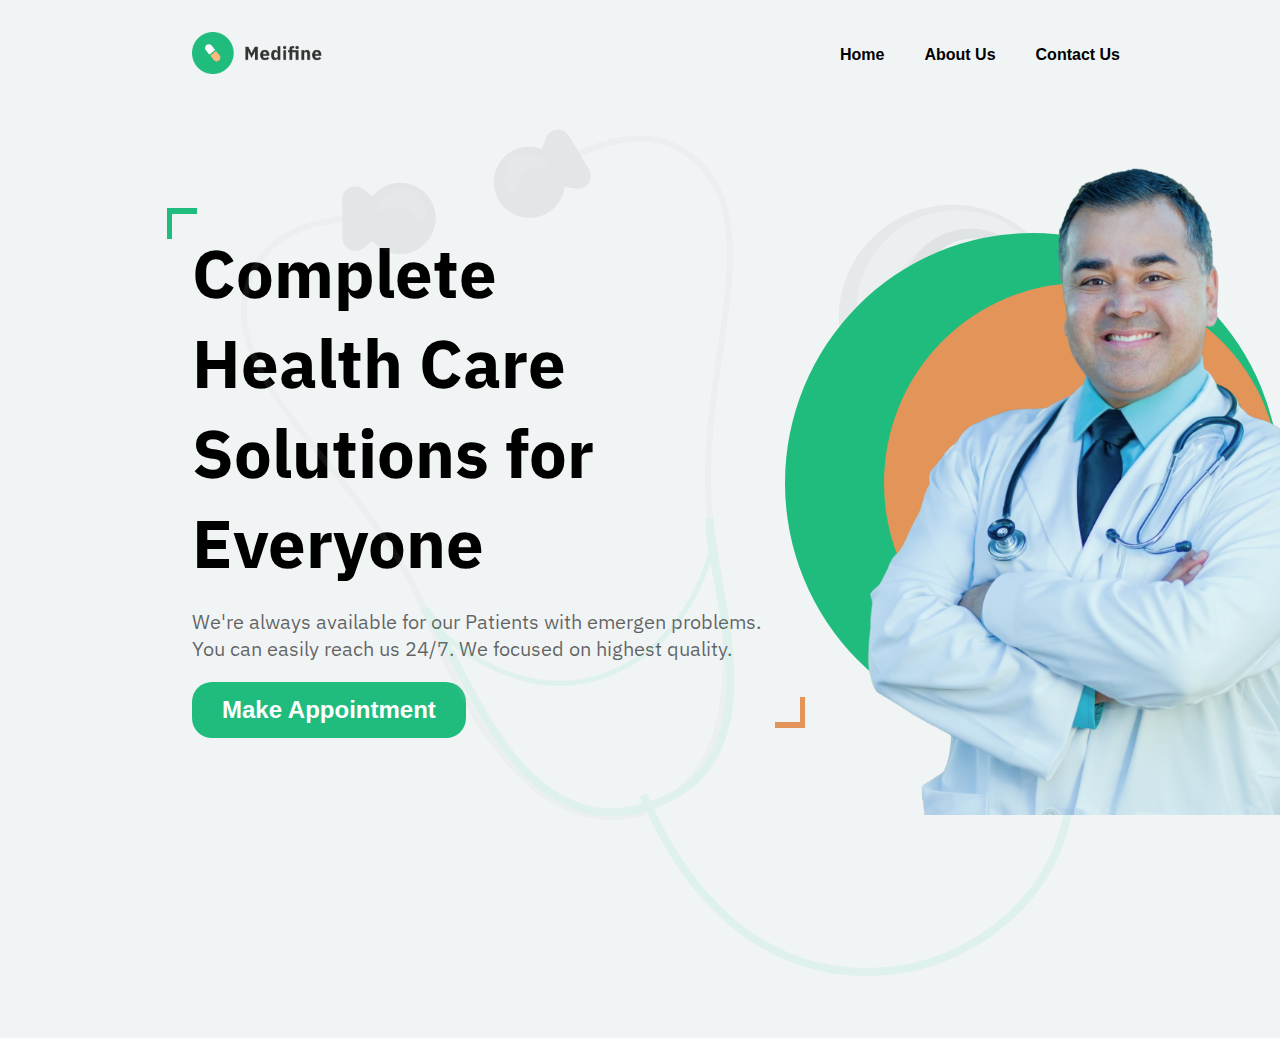
<file: index.html>
<!DOCTYPE html>
<html lang="en">
<head>
	<meta charset="UTF-8">
	<meta http-equiv="X-UA-Compatible" content="IE=edge">
	<meta name="viewport" content="width=device-width, initial-scale=1.0">
	<link rel="stylesheet" href="index.css">
	<link rel="preconnect" href="https://fonts.googleapis.com">
	<link rel="preconnect" href="https://fonts.googleapis.com">
<link rel="preconnect" href="https://fonts.gstatic.com" crossorigin>
<link href="https://fonts.googleapis.com/css2?family=IBM+Plex+Sans:wght@300;400;500;600;700&display=swap" rel="stylesheet">

</head>
<body>
	<header class="header">
		<div class="logo-wrapper">
			<img src="./assets/logo.png" alt="logo" class="logo" />
		</div>
		<nav class="navbar">
			<a href="#" class="navlink">Home</a>
			<a href="./About_Section/about.html" class="navlink">About Us</a>
			<a href="./Contact_Section/contact.html" class="navlink">Contact Us</a>
		</nav>
	</header>
	<main class="main-section">
		<section class="left-main-section">
			<h1>Complete Health Care Solutions for Everyone</h1>
			<p>We're always available for our Patients with emergen problems. You can easily reach us 24/7. We focused on highest quality.</p>
			<button class="btn--large">Make Appointment</button>
			<div class="stethoscope-wrapper">
			<img src="./assets/stethoscope.png" alt="stethoscope" />
		</div>
		</section>
		<section class="right-main-section">
			<div class="green"></div>
			<div class="orange"></div>
			<div class="doctor-wrapper">
			<img src="./assets/doctor.png" alt="doctor"/>
		</div>
		</section>
	</main>
</body>
</html>
</file>
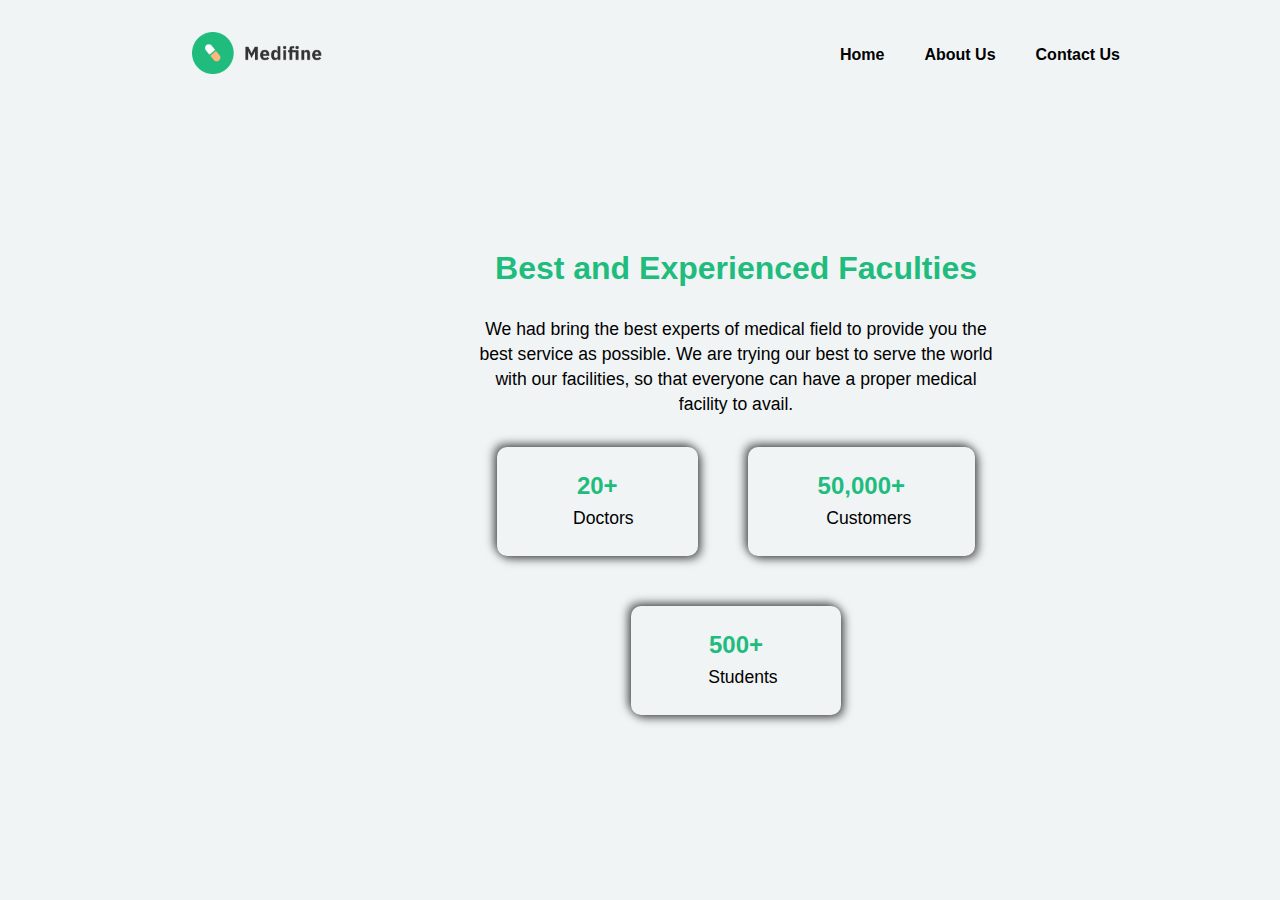
<file: About_Section/about.html>
<!DOCTYPE html>
<html lang="en">
  <head>
    <meta charset="UTF-8" />
    <meta http-equiv="X-UA-Compatible" content="IE=edge" />
    <meta name="viewport" content="width=device-width, initial-scale=1.0" />
    <title>Doctor</title>
    <link rel="stylesheet" href="../index.css" />
    <link rel="stylesheet" href="./about.css" />
  </head>
  <body>
    <header class="header">
      <div class="logo-wrapper">
        <img src="../assets/logo.png" alt="logo" class="logo" />
      </div>
      <nav class="navbar">
        <a href="../index.html" class="navlink">Home</a>
        <a href="./about.html" class="navlink">About Us</a>
        <a href="../Contact_Section/contact.html" class="navlink">Contact Us</a>
      </nav>
    </header>
    <section class="about-us">
      <h1>Best and Experienced Faculties</h1>
      <p>
        We had bring the best experts of medical field to provide you the best
        service as possible. We are trying our best to serve the world with our
        facilities, so that everyone can have a proper medical facility to
        avail.
      </p>

      <div class="details-container">
        <div class="details-wrapper">
          <div class="details">
            <h2>20+</h2>
            <p>Doctors</p>
          </div>
          <div class="details">
            <h2>50,000+</h2>
            <p>Customers</p>
          </div>
          <div class="details">
            <h2>500+</h2>
            <p>Students</p>
          </div>
        </div>
      </div>
    </section>
  </body>
</html>
</file>
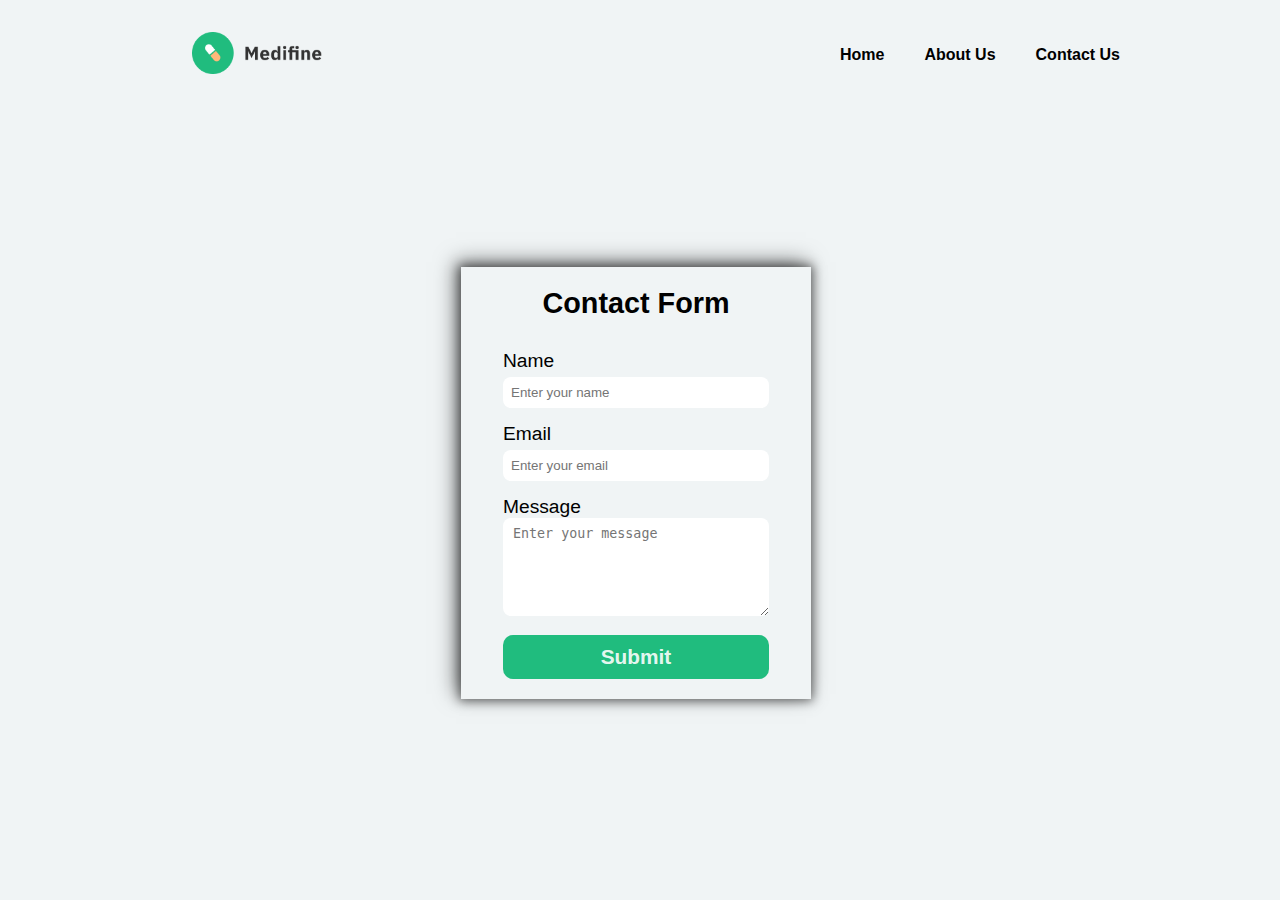
<file: Contact_Section/contact.html>
<!DOCTYPE html>
<html lang="en">
  <head>
    <meta charset="UTF-8" />
    <meta http-equiv="X-UA-Compatible" content="IE=edge" />
    <meta name="viewport" content="width=device-width, initial-scale=1.0" />
    <title>Doctor</title>
    <link rel="stylesheet" href="../index.css" />
    <link rel="stylesheet" href="./contact.css" />
  </head>
  <body>
    <header class="header">
      <div class="logo-wrapper">
        <img src="../assets/logo.png" alt="logo" class="logo" />
      </div>
      <nav class="navbar">
        <a href="../index.html" class="navlink">Home</a>
        <a href="../About_Section/about.html" class="navlink">About Us</a>
        <a href="./contact.html" class="navlink">Contact Us</a>
      </nav>
    </header>
    <section class="contact-container">
      <div class="contact-wrapper">
        <h1>Contact Form</h1>
        <form>
          <div>
            <label>Name</label><br />
            <input type="text" placeholder="Enter your name" />
          </div>
          <div>
            <label>Email</label><br />
            <input type="email" placeholder="Enter your email" />
          </div>
          <div>
            <label>Message</label><br />
            <textarea
              placeholder="Enter your message"
              rows="6"
              cols="30"
            ></textarea>
          </div>
          <div class="btn--submit">
            <button>Submit</button>
          </div>
        </form>
      </div>
    </section>
  </body>
</html>
</file>
<file: index.css>
*{
	box-sizing: border-box;
	margin : 0;
	padding : 0;
}

body{
	padding : 32px 0 0 15vw;
	font-family: 'IBM Plex Sans', sans-serif;
	background-color: #f0f4f5;
	overflow : hidden;
}

.header{
	display: flex;
	justify-content: space-between;
}

.logo-wrapper{
	width : 130px;
}

.logo{
	width : 100%;
}

.navbar{
	display: flex;
	justify-content: center;
	align-items: center;
	gap : 40px;
	margin-right : 160px;
}

.navlink{
	text-decoration: none;
	color : rgba(0,0,0,1);
	font-weight: 600;
	font-family: 'Poppins', sans-serif;
}

.main-section{
	min-height : 500px;
	height : 90vh;
	display: flex;
	justify-content: space-between;
	align-items: center;
}

.left-main-section{
	width : 55%;
	position : relative;
}

.left-main-section h1{
	font-size: 4.2rem;
	line-height: 90px;
	padding-right : 100px;
	position : relative;
}

.left-main-section h1::before{
	content : '';
	width : 25px;
	height : 25px;
	position : absolute;
	top : -20px;
	left : -25px;
	border-left : 5px solid #20bc7e;
	border-top  : 6px solid #20bc7e;
}

.left-main-section h1::after{
	content : '';
	width : 25px;
	height : 25px;
	position : absolute;
	bottom : -140px;
	right : -20px;
	border-right : 5px solid #e39458;
	border-bottom  : 6px solid #e39458;
}

.left-main-section p{
	font-size: 1.25rem;
	color : rgba(0,0,0,0.6);
	margin : 20px 0;
}

.btn--large{
	padding : 14px 30px;
	font-size: 1.5rem;
	border-radius: 20px;
	font-weight: 600;
	color : white;
	background-color: #20bc7e;
	border : none;
}

.stethoscope-wrapper{
	position : absolute;
	top : -150px;
}

.right-main-section{
	position : relative;
	width : 500px;
	height : 500px;
	display: flex;
	justify-content: center;
	align-items: center;
}

.green{
	width : 100%;
	height : 100%;
	background-color: #20bc7e;
	position : absolute;
	top : 0;
	left : 0;
	border-radius: 50%;
}

.orange{
	width : 80%;
	height : 80%;
	background-color: #e39458;
	position : absolute;
	border-radius: 50%;
	right : 0;
}

img[alt="doctor"]{
	position : absolute;
	width : 100%;
	left : 50px;
	top : -100px;
}
</file>
<file: About_Section/about.css>
.about-us{
	display: flex;
	flex-direction: column;
	justify-content: center;
	align-items: center;
	gap : 30px;
	height : 90vh;
	width : 60%;
	margin : auto;
	overflow: auto;
}

.about-us p{
	width : 80%;
	text-align: center;
	font-size: 1.1rem;
	line-height: 25px;
}

.about-us h1{
	color : #20bc7e;
	font-size: 2rem;
	font-weight: 700;
}

.details{
	display: flex;
	justify-content: center;
	align-items: center;
}

.details-wrapper{
	display: flex;
	justify-content: center;
	align-items: center;
	flex-wrap: wrap;
	gap : 50px;
}

.details{
	padding : 25px 70px;
	border-radius: 10px;
	background-color: rgba(256, 256, 256, 1);
	box-shadow: 3px 3px 10px rgba(0,0,0,0.6) , -3px -3px 10px rgba(0,0,0,0.6);;
	border : 2px solid black;
	display: flex;
	justify-content: center;
	flex-direction: column;
	align-items : center;
	gap : 6px;
	border : none;
	background-color: #f0f4f5;;
}

.details h2{
	color : #20bc7e;
}
</file>
<file: Contact_Section/contact.css>
.contact-container{
	height : 90vh;
	display: flex;
	justify-content: center;
	align-items: center;
}

.contact-wrapper{
	width : 350px;
	padding : 20px;
	box-shadow: 0px 0px 10px 2px rgba(0,0,0,0.5) , -5px -5px 20px rgba(0,0,0,0.5);
	margin-right: 200px;
	display: flex;
	justify-content: center;
	align-items: center;
	flex-direction: column;
}

.contact-wrapper h1{
	font-size: 1.8rem;
	font-weight: 700;
	margin-bottom: 10px;
}

form{
	margin-top: 20px;
	padding : 0;
	display: flex;
	justify-content: center;
	flex-direction: column;
	gap : 15px;
}

form label{
	font-size: 1.2rem;
}

form input{
	border-radius: 8px;
	padding : 8px;
	margin-top : 5px;
	border : none;
	width : 100%;
}

form textarea{
	border-radius: 8px;
	padding : 8px 0 0 10px;
	border : none;
}

.btn--submit{
	width : 100%;
}

.btn--submit button{
	font-size: 1.3rem;
	font-weight: 700;;
	width : 100%;
	padding : 10px;
	border-radius: 10px;
	color : rgba(256,256,256,0.9);
	background-color: #20bc7e;
	border : none;
}
</file>
